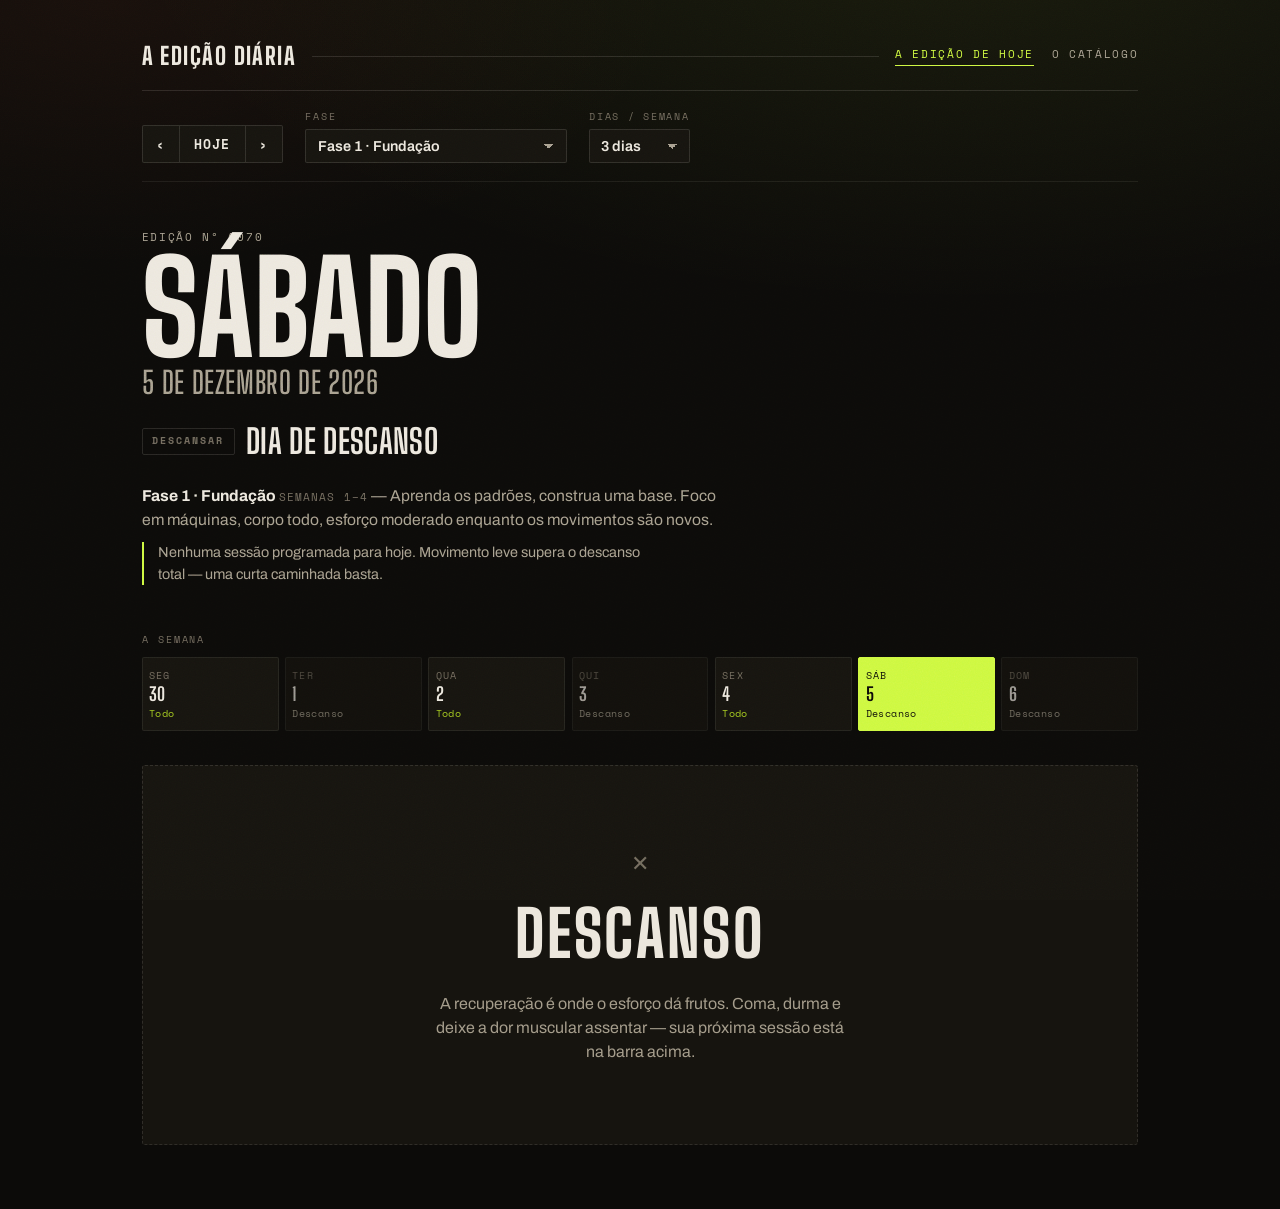
<file: index.html>
<!DOCTYPE html>
<html lang="pt-BR">
<head>
  <meta charset="UTF-8" />
  <meta name="viewport" content="width=device-width, initial-scale=1.0" />
  <title>A Edição Diária — um almanaque de treino orientado por tags</title>
  <meta name="description" content="Um almanaque de treino orientado por tags: abra-o diariamente para uma sessão de treino coerente e baseada na data." />
  <meta name="color-scheme" content="dark" />

  <link rel="preconnect" href="https://fonts.googleapis.com" />
  <link rel="preconnect" href="https://fonts.gstatic.com" crossorigin />
  <link href="https://fonts.googleapis.com/css2?family=Archivo:wght@400;500;600;700&family=Big+Shoulders+Display:wght@600;700;800;900&family=Space+Mono:wght@400;700&display=swap" rel="stylesheet" />

  <link rel="stylesheet" href="assets/styles.css" />
</head>
<body>
  <div class="grain" aria-hidden="true"></div>

  <div class="sheet">
    <header class="masthead">
      <span class="brand">A&nbsp;Edição&nbsp;Diária</span>
      <span class="brand-rule" aria-hidden="true"></span>
      <nav class="mast-nav">
        <a href="index.html" class="is-current" aria-current="page">A edição de hoje</a>
        <a href="catalog.html">O catálogo</a>
      </nav>
    </header>

    <section class="controls" aria-label="Configurações da sessão">
      <div class="ctl ctl-date" role="group" aria-label="Data">
        <button id="prevDay" type="button" aria-label="Dia anterior">‹</button>
        <button id="today" type="button">Hoje</button>
        <button id="nextDay" type="button" aria-label="Próximo dia">›</button>
      </div>
      <div class="ctl">
        <label for="phaseSelect">Fase</label>
        <select id="phaseSelect"></select>
      </div>
      <div class="ctl">
        <label for="freqSelect">Dias / semana</label>
        <select id="freqSelect"></select>
      </div>
    </section>

    <section id="hero" class="hero"></section>
    <section id="weekstrip" class="weekstrip"></section>
    <main id="program" class="program"></main>
  </div>

  <script src="assets/data.js"></script>
  <script src="assets/routines.js"></script>
  <script src="assets/engine.js"></script>
  <script src="assets/bodymap.js"></script>
  <script src="assets/app.js"></script>
</body>
</html>
</file>
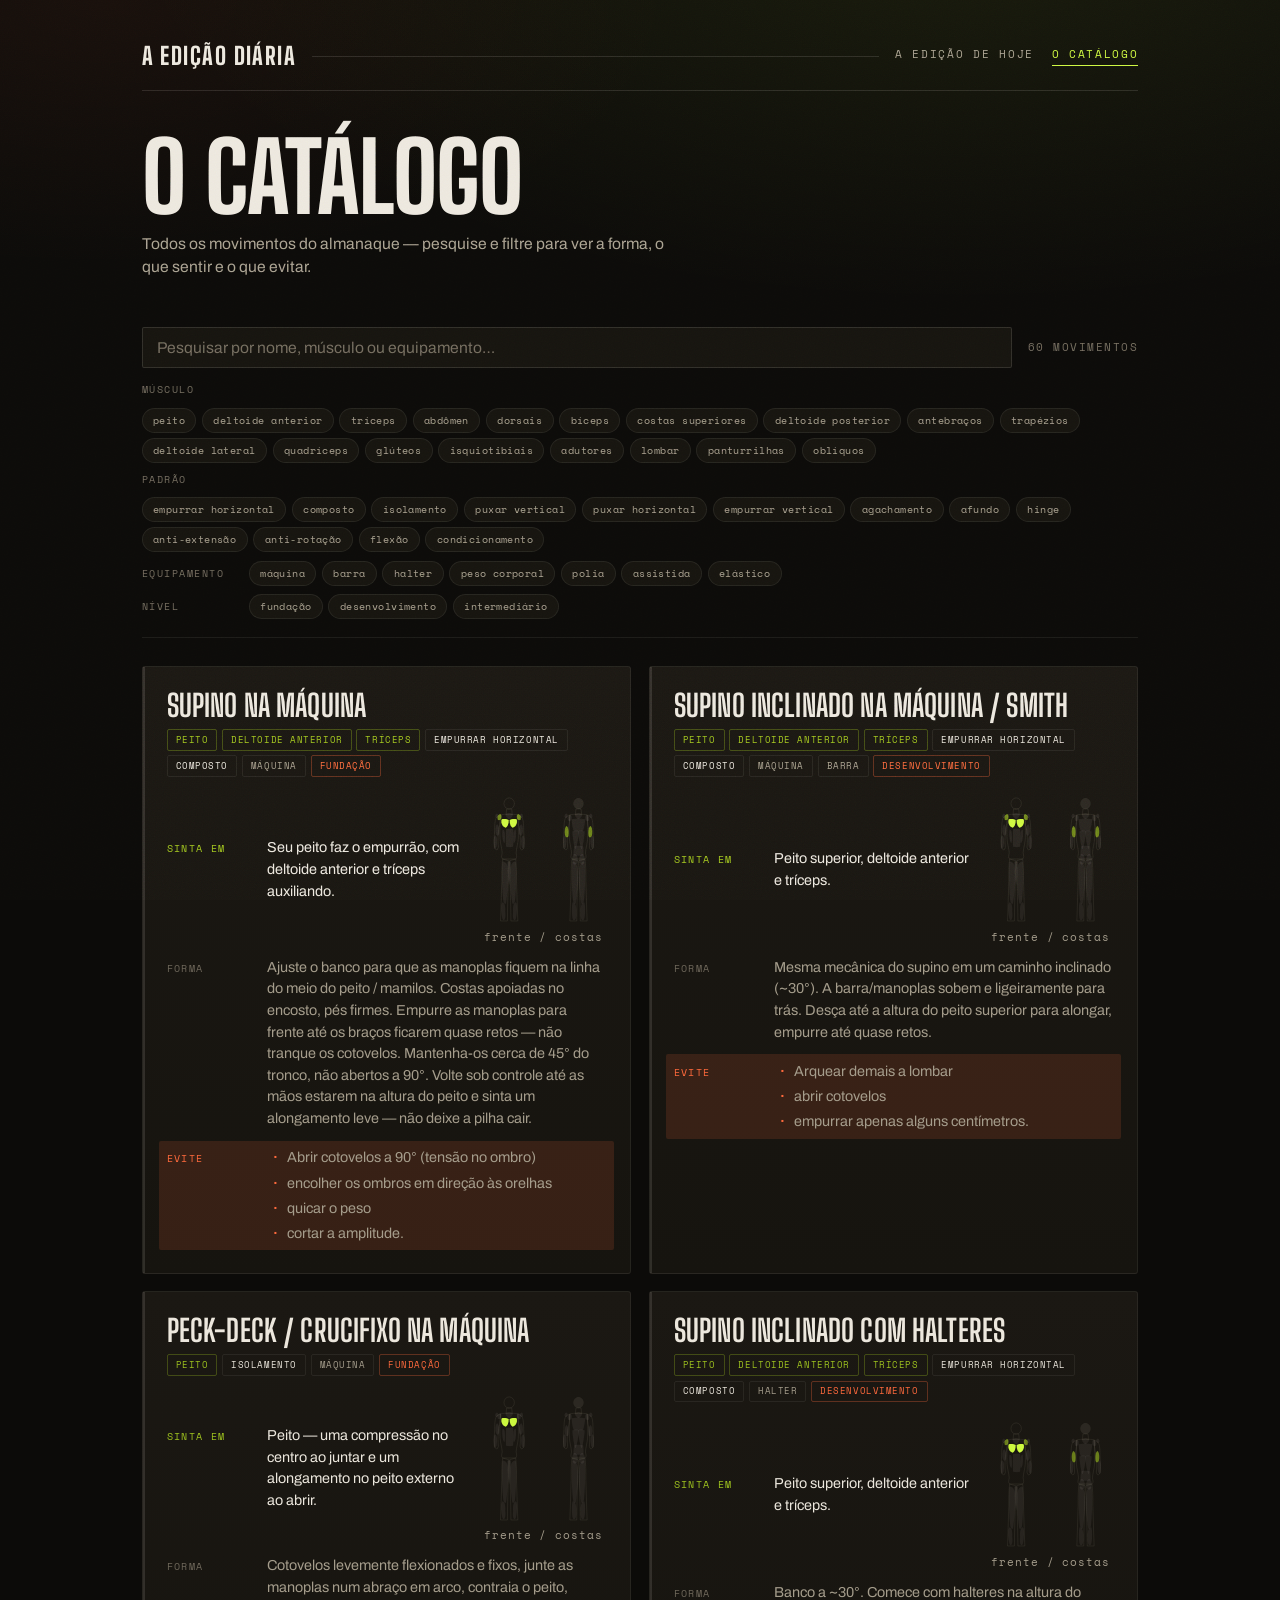
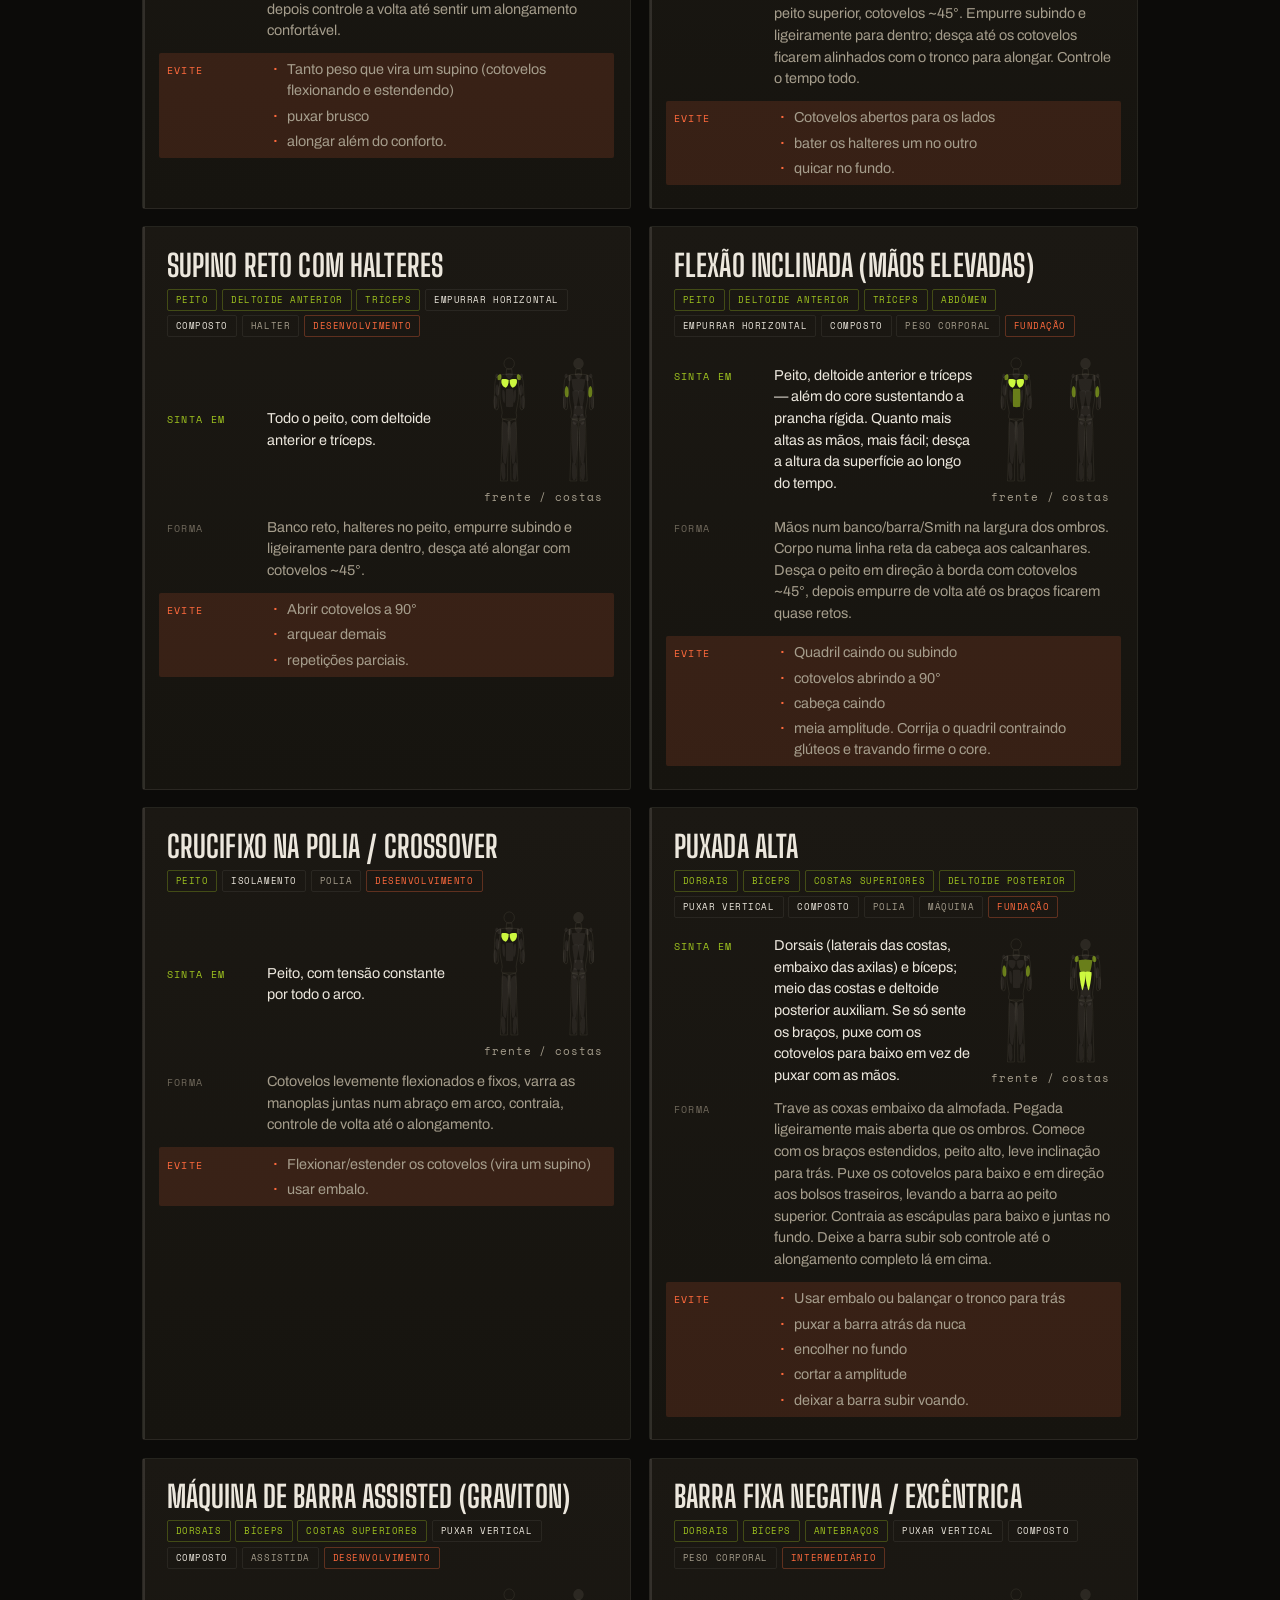
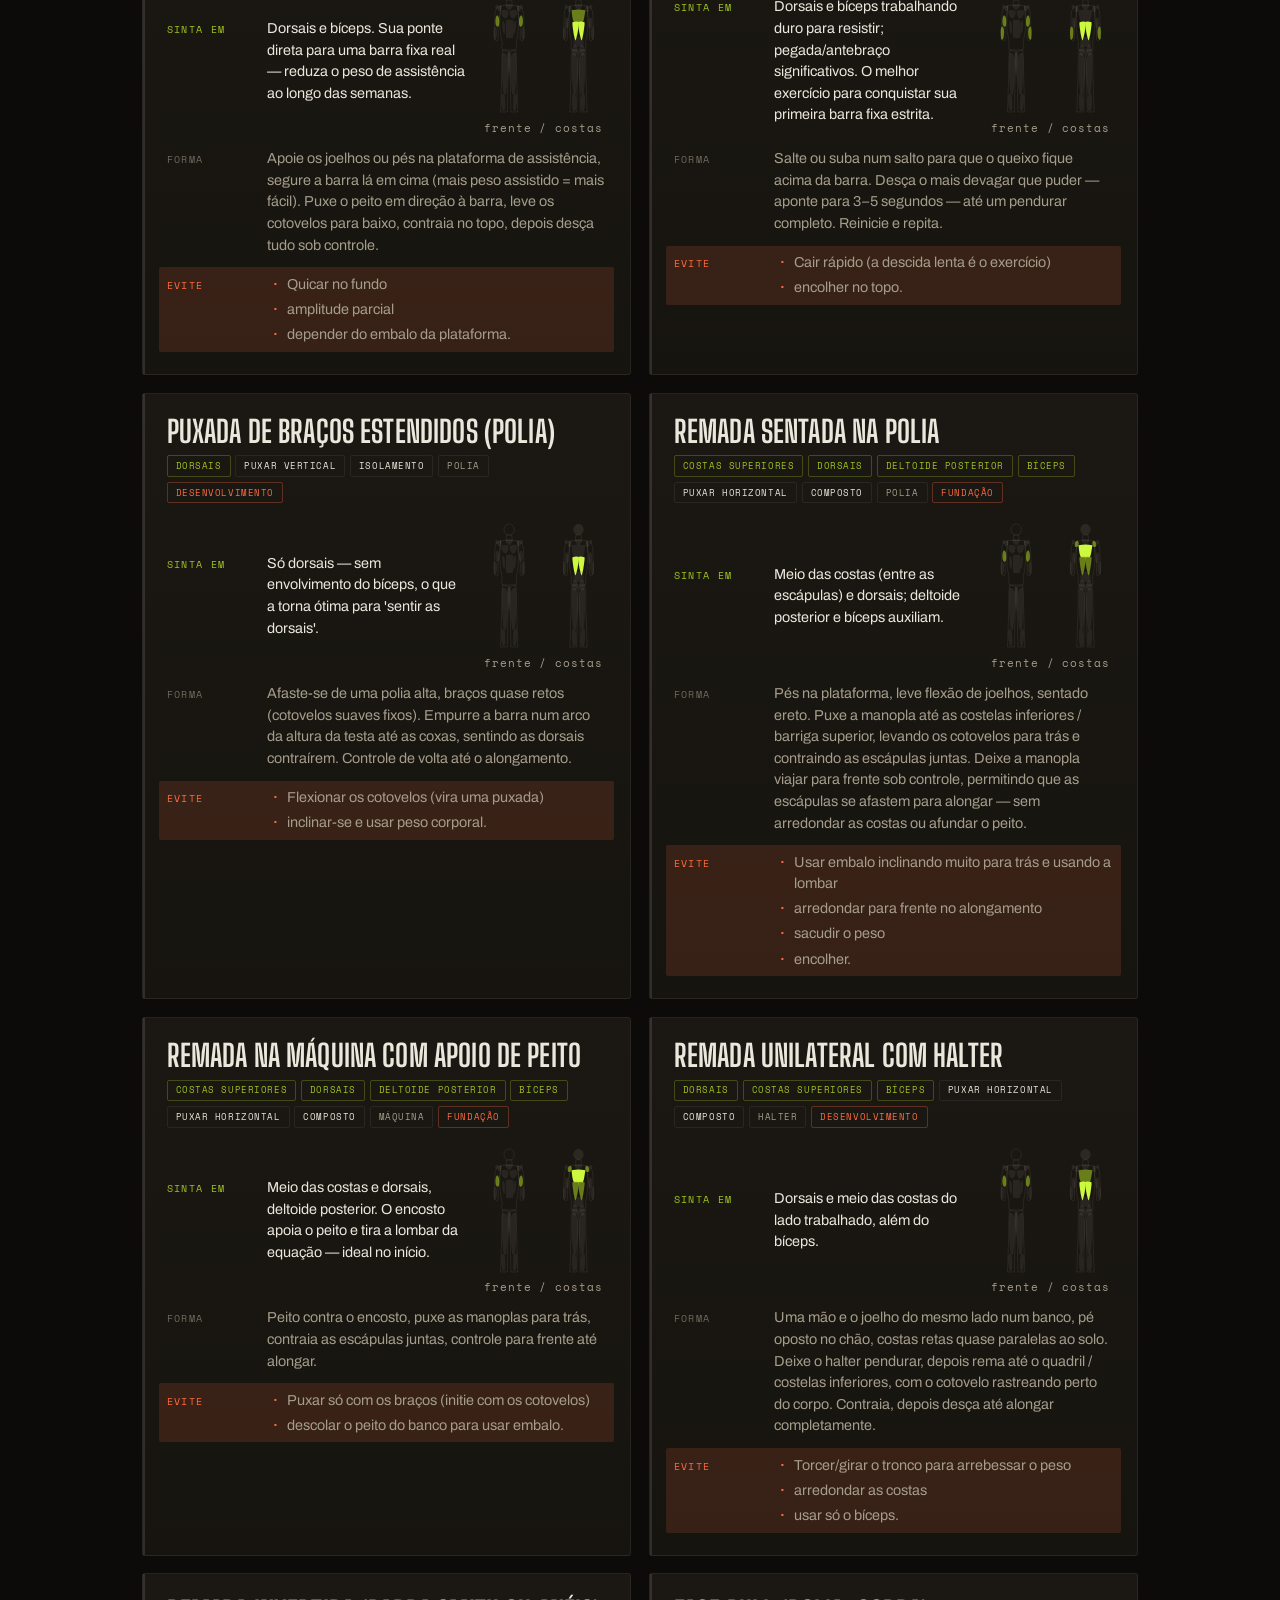
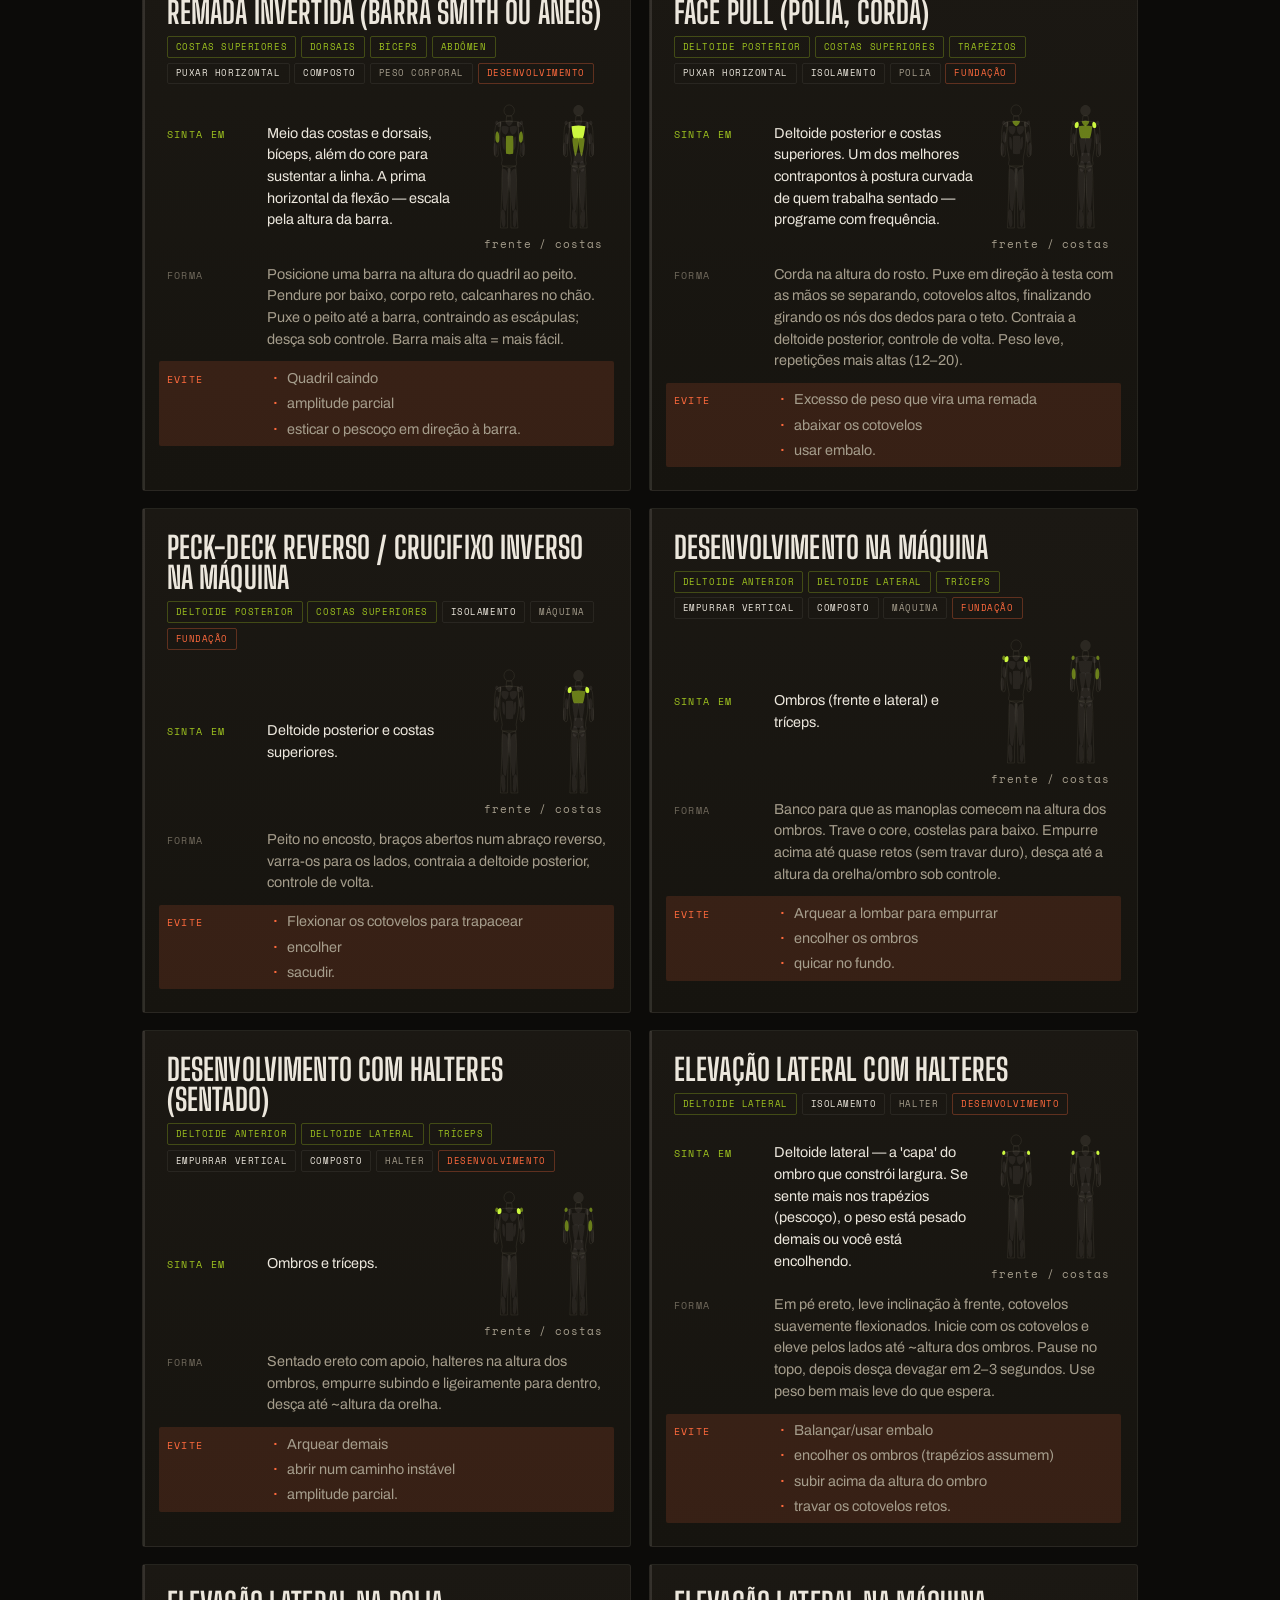
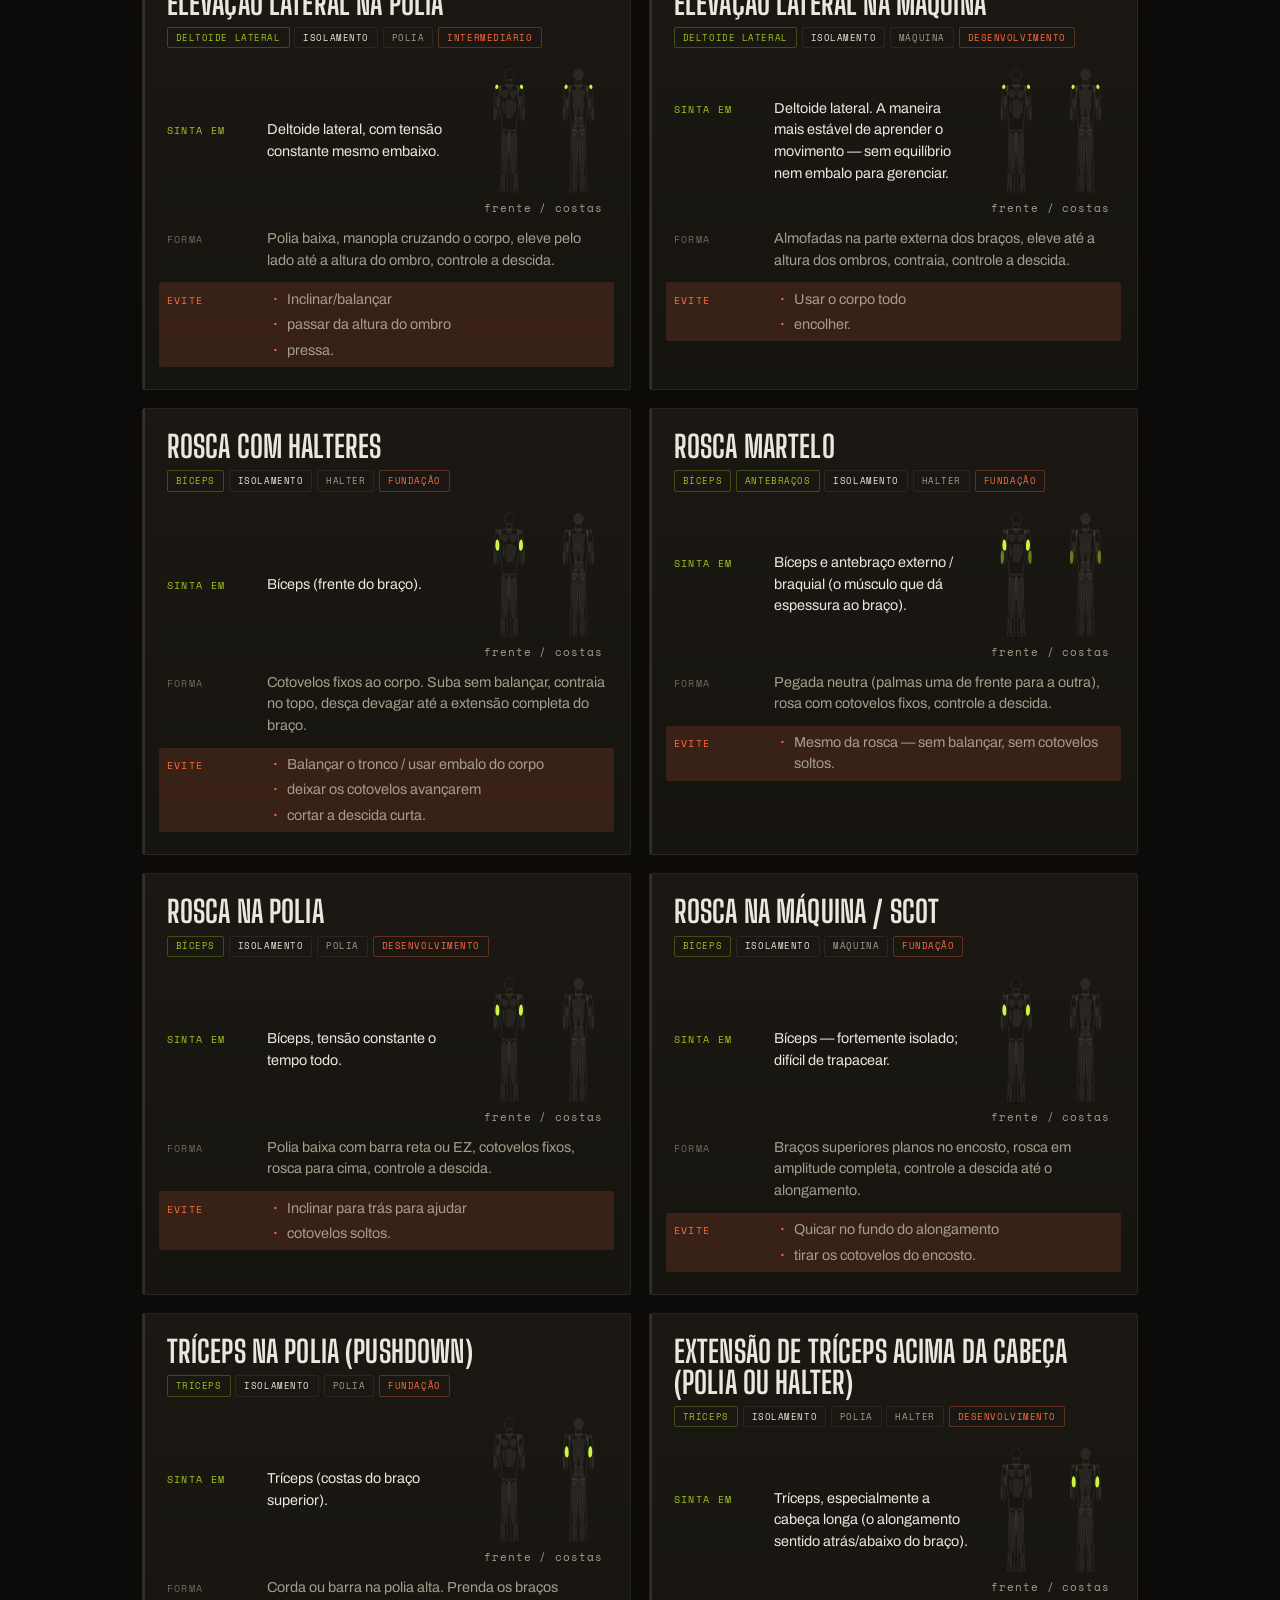
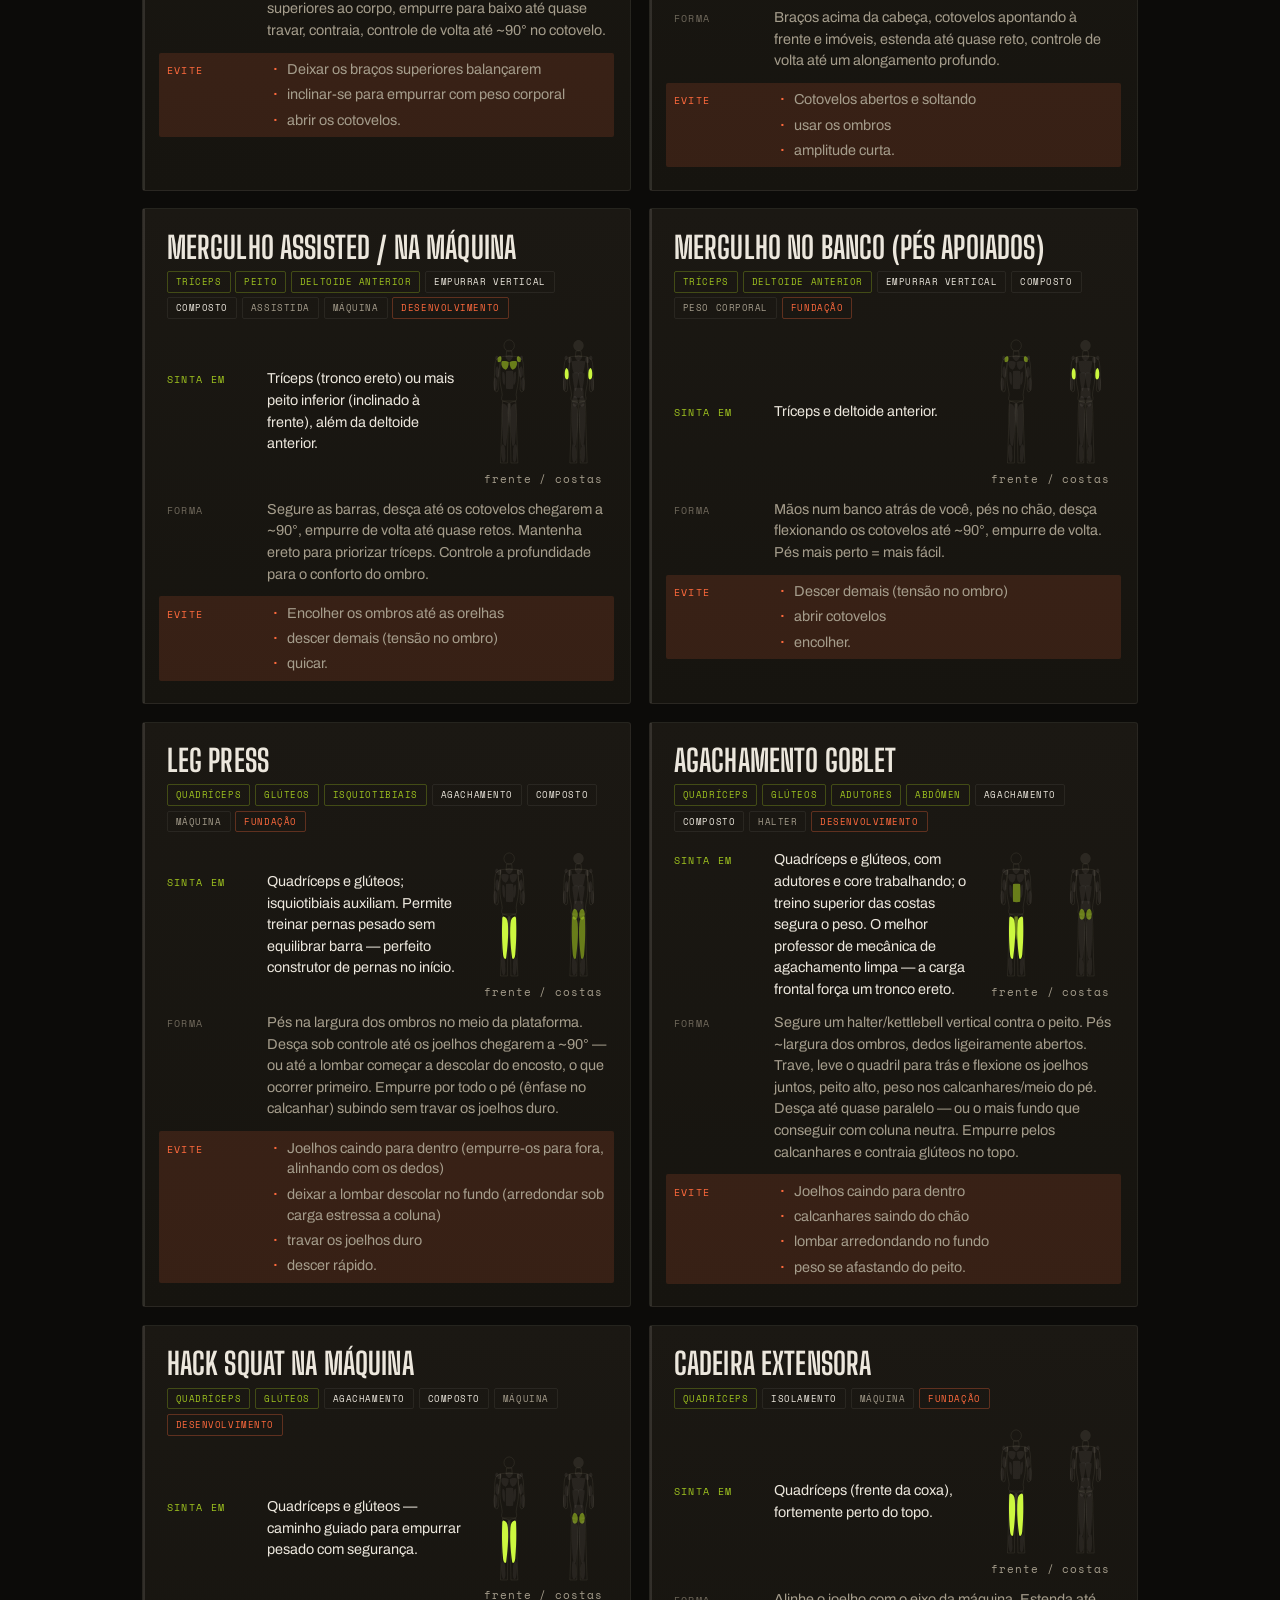
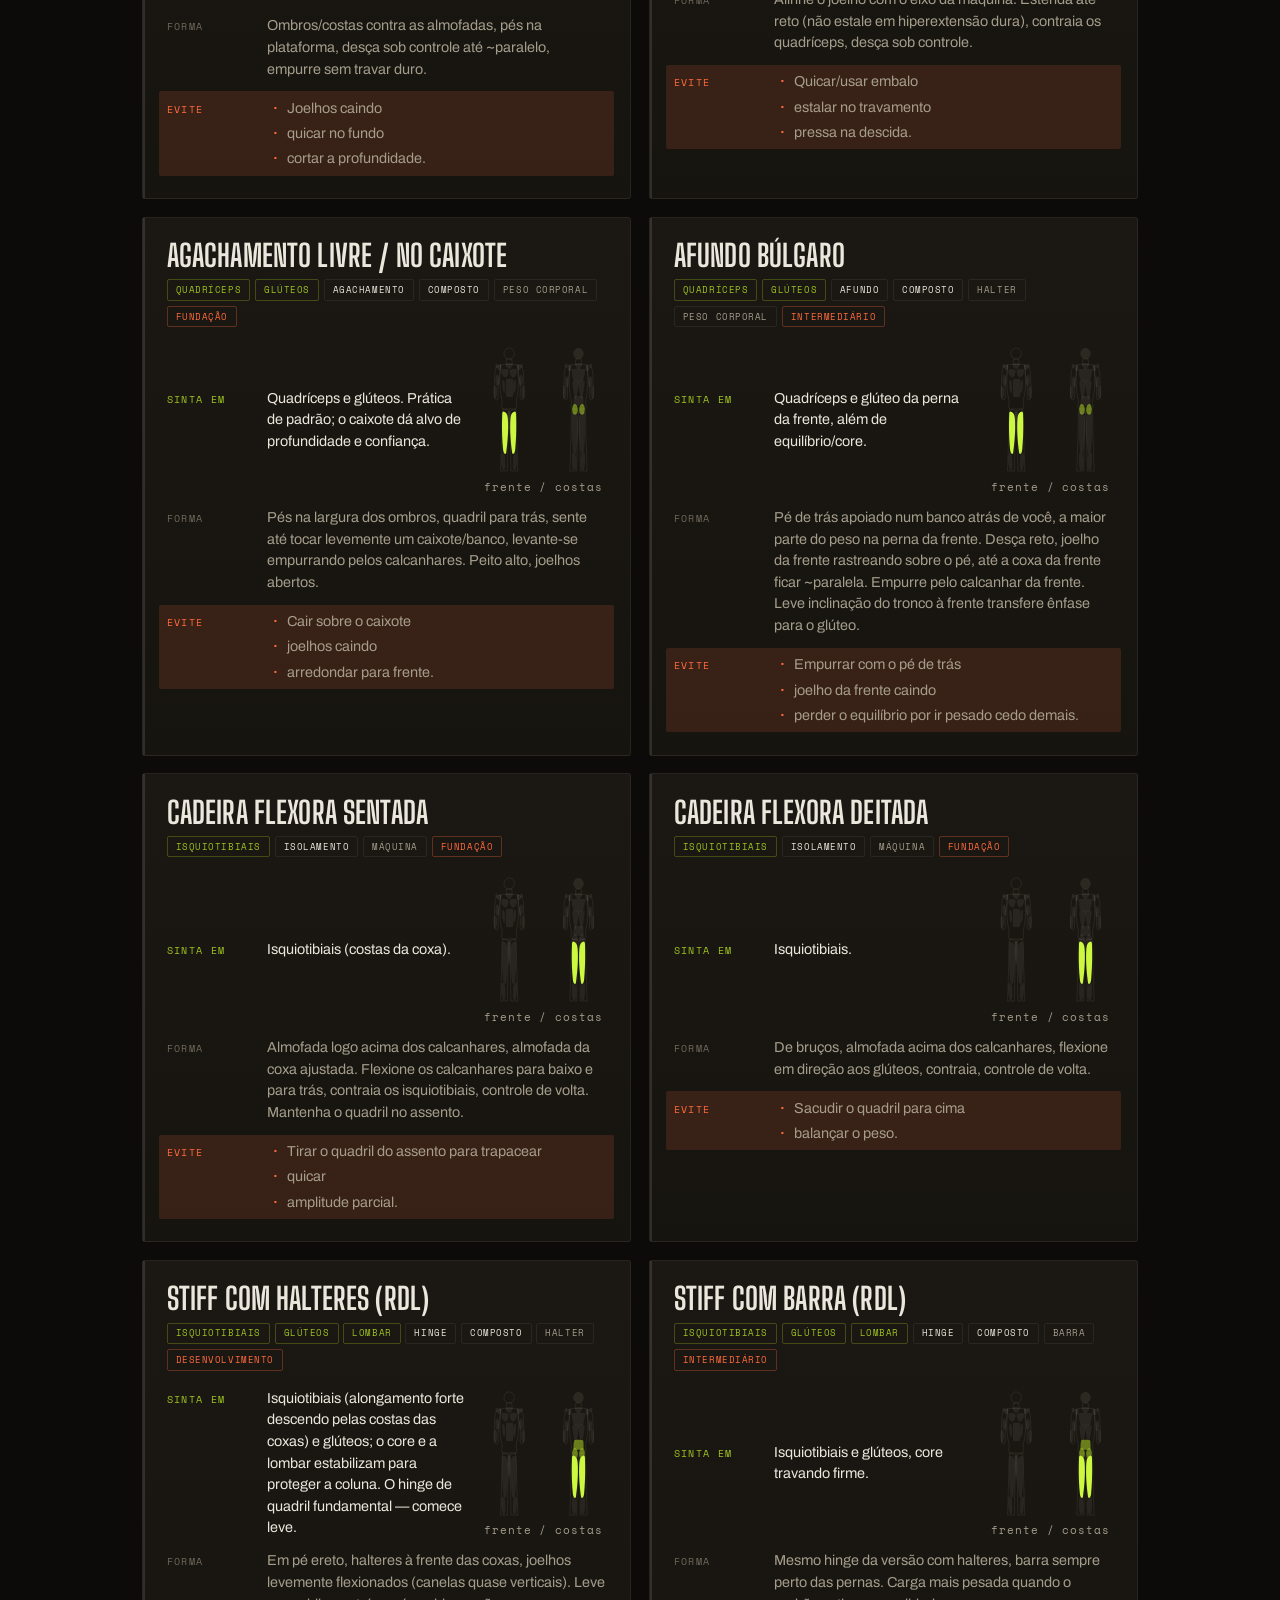
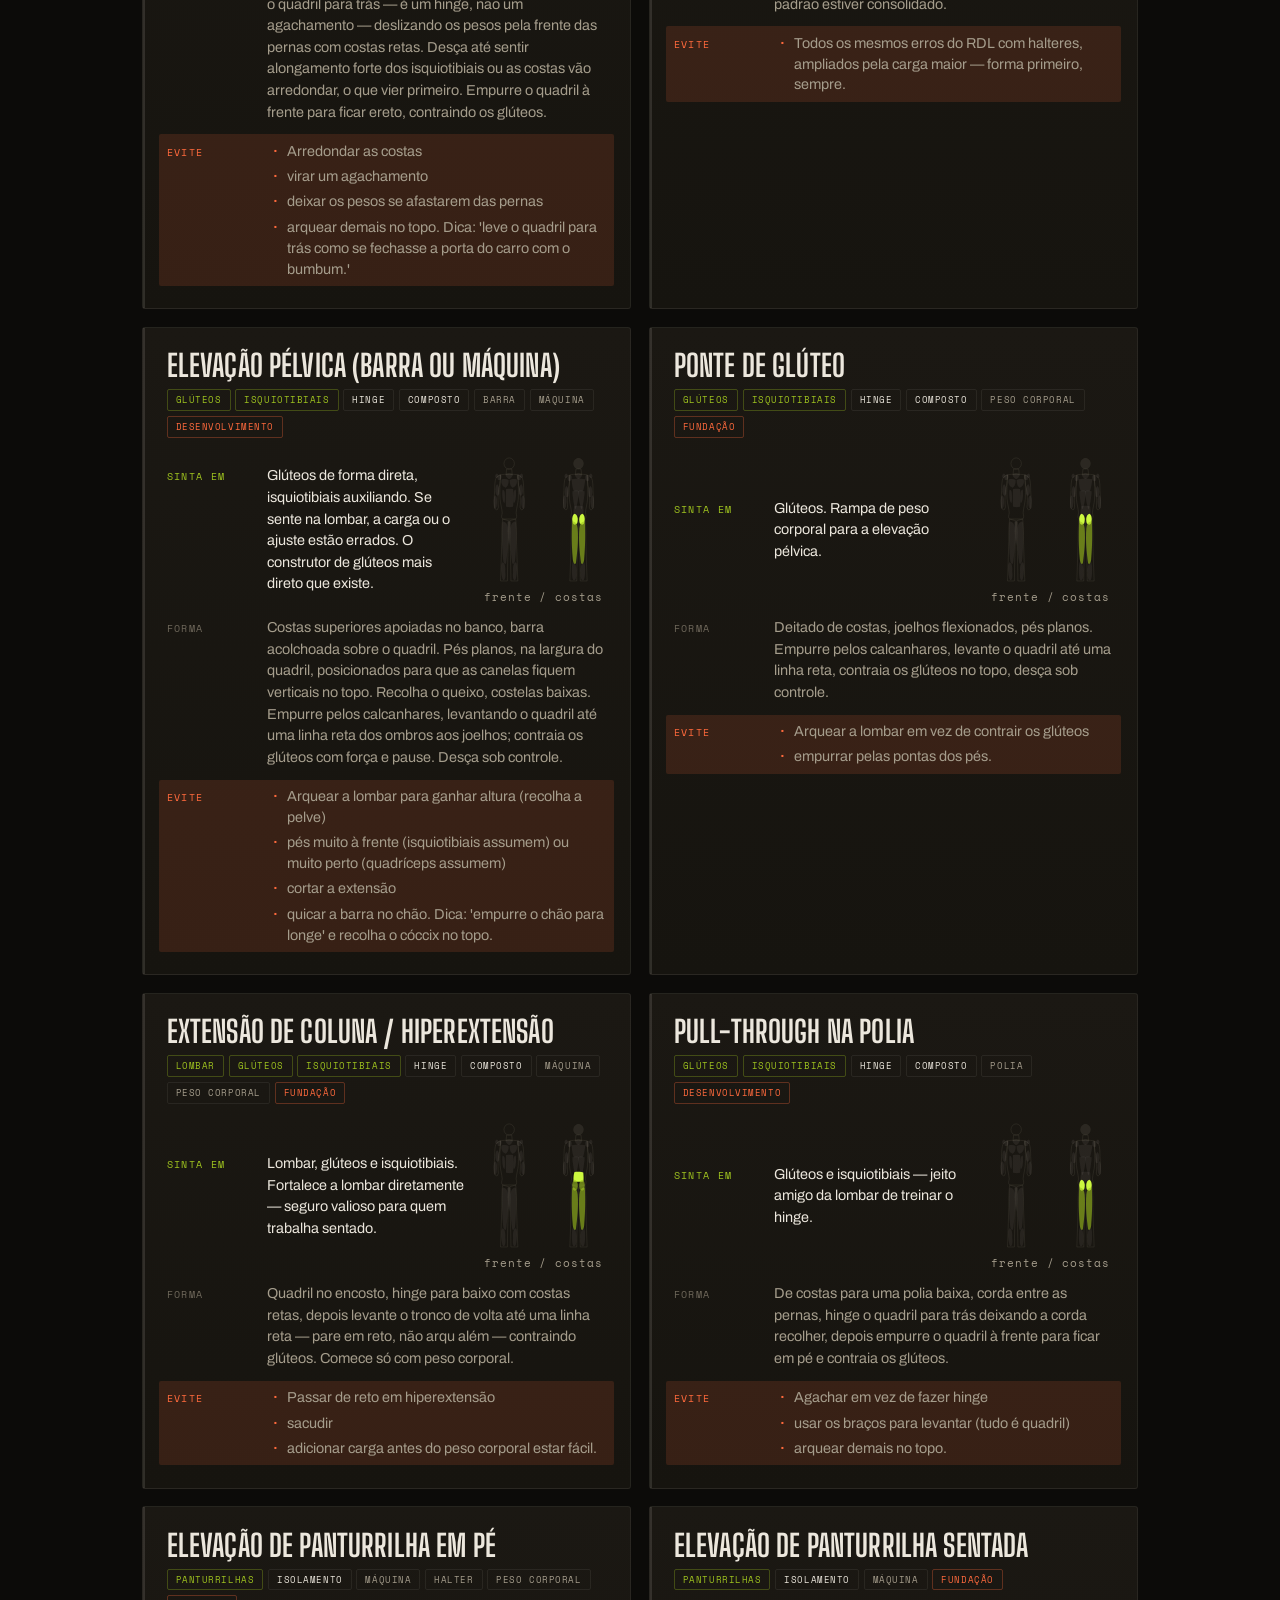
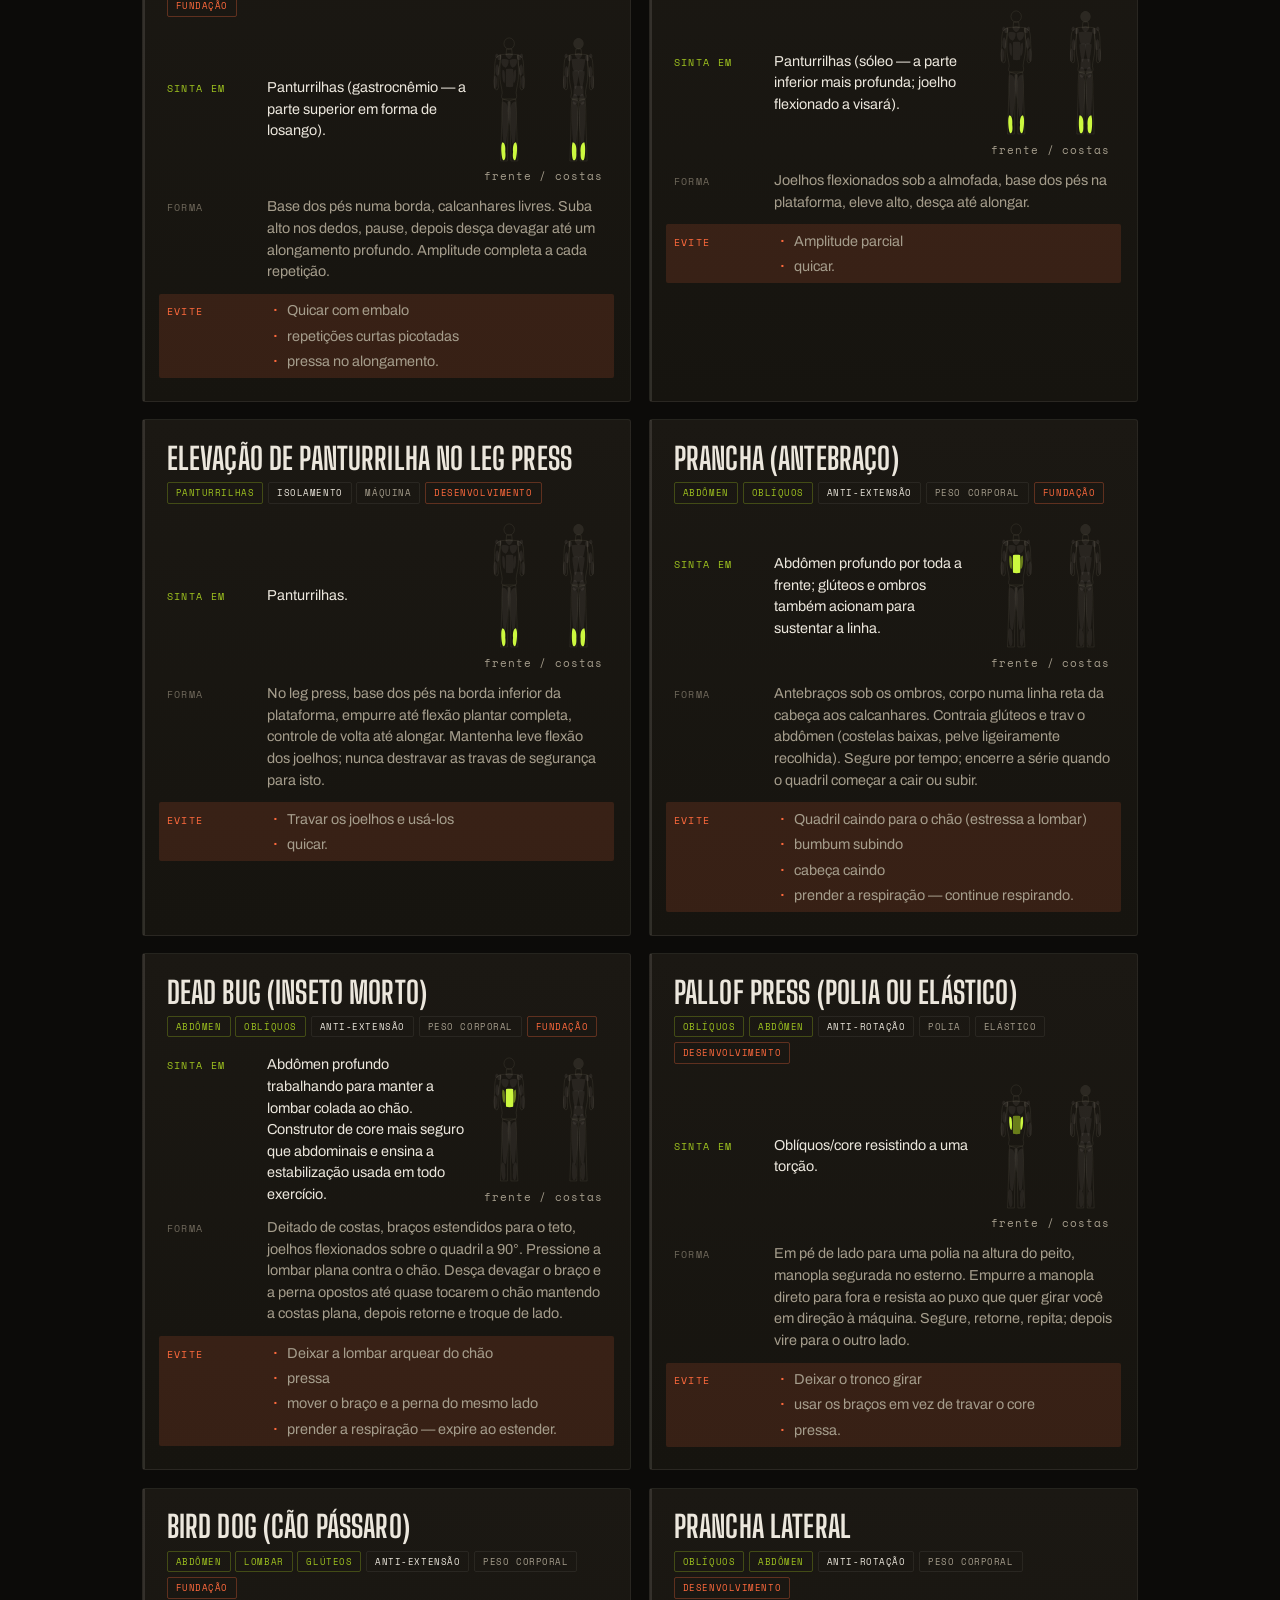
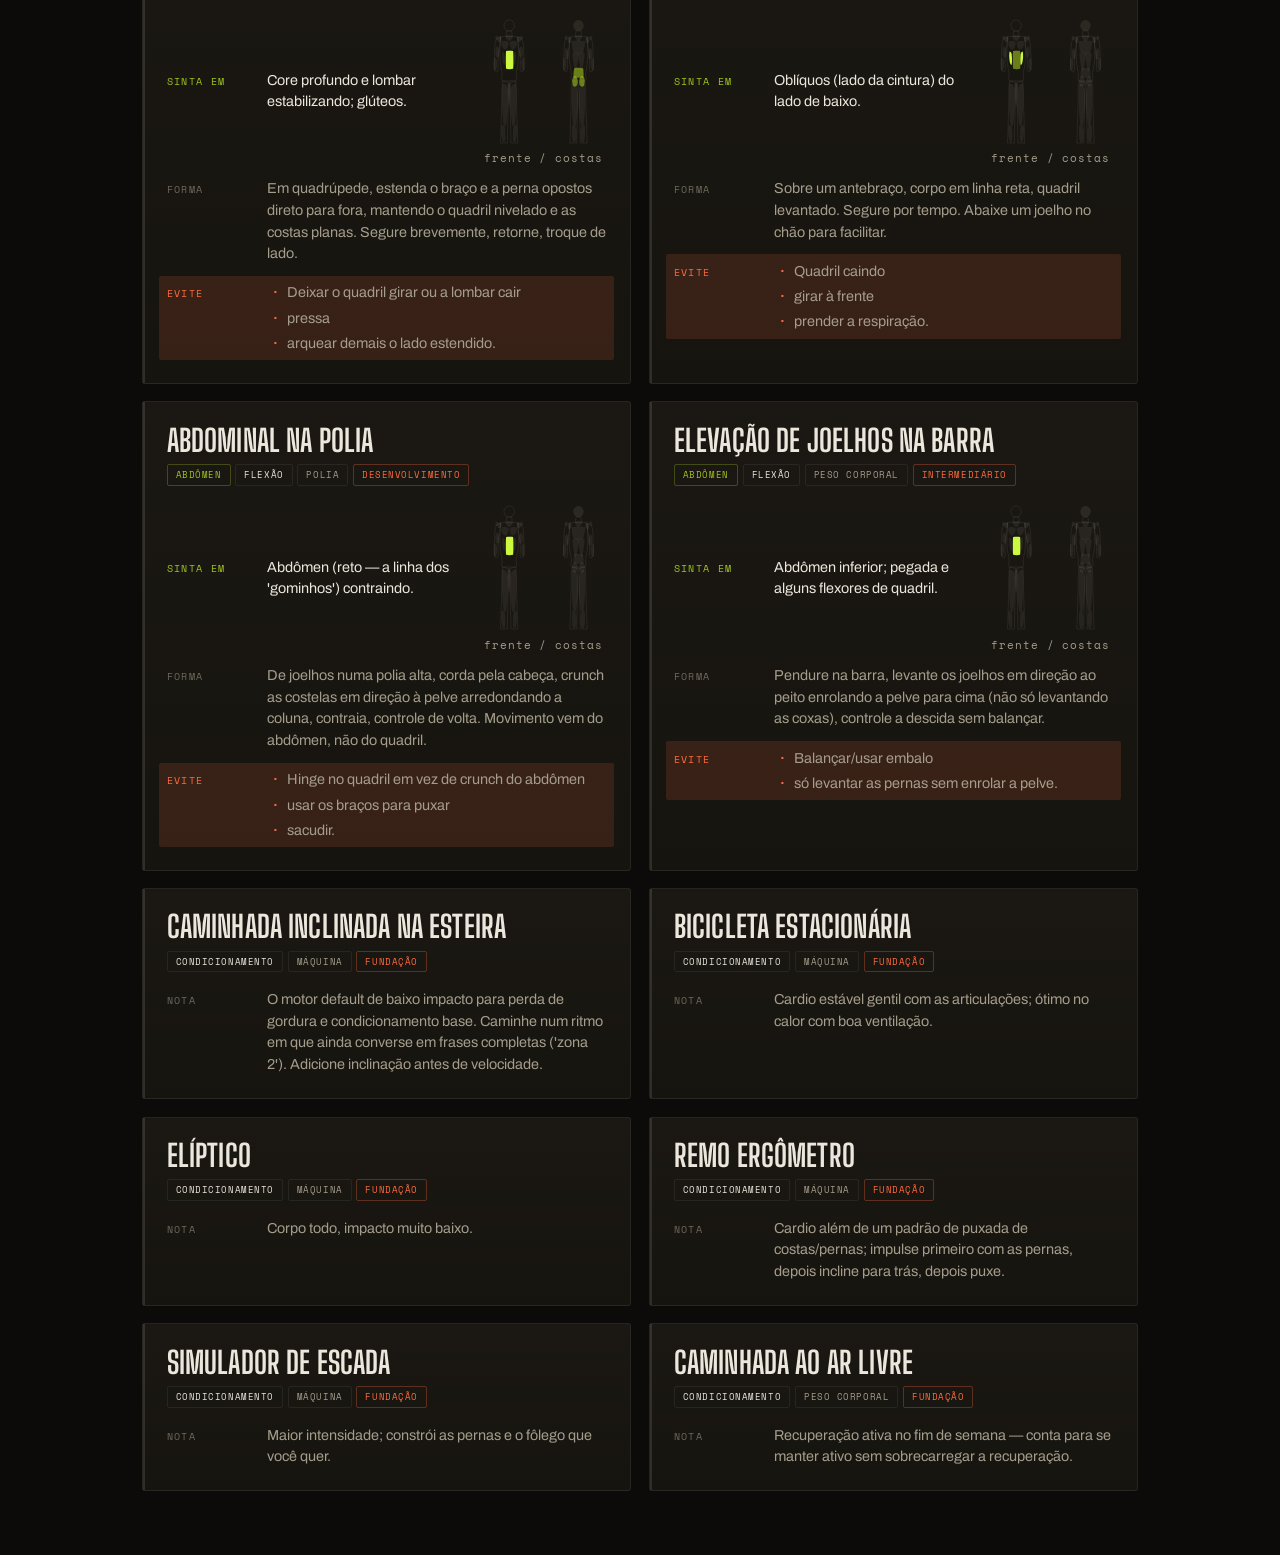
<file: catalog.html>
<!DOCTYPE html>
<html lang="pt-BR">
<head>
  <meta charset="UTF-8" />
  <meta name="viewport" content="width=device-width, initial-scale=1.0" />
  <title>O Catálogo — todos os exercícios do almanaque</title>
  <meta name="description" content="Catálogo completo de exercícios: pesquise por nome, músculo ou equipamento e veja a forma, o que sentir e o que evitar em cada movimento." />
  <meta name="color-scheme" content="dark" />

  <link rel="preconnect" href="https://fonts.googleapis.com" />
  <link rel="preconnect" href="https://fonts.gstatic.com" crossorigin />
  <link href="https://fonts.googleapis.com/css2?family=Archivo:wght@400;500;600;700&family=Big+Shoulders+Display:wght@600;700;800;900&family=Space+Mono:wght@400;700&display=swap" rel="stylesheet" />

  <link rel="stylesheet" href="assets/styles.css" />
</head>
<body>
  <div class="grain" aria-hidden="true"></div>

  <div class="sheet">
    <header class="masthead">
      <span class="brand">A&nbsp;Edição&nbsp;Diária</span>
      <span class="brand-rule" aria-hidden="true"></span>
      <nav class="mast-nav">
        <a href="index.html">A edição de hoje</a>
        <a href="catalog.html" class="is-current" aria-current="page">O catálogo</a>
      </nav>
    </header>

    <section class="cat-head">
      <h1 class="cat-title">O Catálogo</h1>
      <p class="cat-sub">Todos os movimentos do almanaque — pesquise e filtre para ver a forma, o que sentir e o que evitar.</p>
    </section>

    <section class="cat-controls" aria-label="Pesquisa e filtros">
      <div class="cat-search">
        <label for="catSearch" class="sr-only">Pesquisar exercícios</label>
        <input id="catSearch" type="search" placeholder="Pesquisar por nome, músculo ou equipamento…" autocomplete="off" />
        <span class="cat-count" id="catCount"></span>
      </div>
      <div id="catFilters" class="cat-filters"></div>
    </section>

    <main id="catGrid" class="cat-grid"></main>
    <div id="catEmpty" class="cat-empty" hidden>
      <div class="rest-mark">∅</div>
      <h2>Nada encontrado</h2>
      <p>Ajuste a pesquisa ou limpe os filtros para ver mais movimentos.</p>
    </div>
  </div>

  <script src="assets/data.js"></script>
  <script src="assets/bodymap.js"></script>
  <script src="assets/catalog.js"></script>
</body>
</html>
</file>
<file: assets/styles.css>
/* =============================================================================
   The Daily Edition — styles
   Aesthetic: a warm near-black training almanac / spec-sheet.
   Type: Big Shoulders Display (headings) · Archivo (body) · Space Mono (data).
   ========================================================================== */

:root {
  --ink:        #0c0b09;
  --ink-2:      #131210;
  --panel:      #16140f;
  --panel-2:    #1b1813;
  --line:       rgba(236, 231, 221, 0.12);
  --line-soft:  rgba(236, 231, 221, 0.07);
  --bone:       #ece7dd;
  --bone-dim:   #a59d8c;
  --bone-faint: #6f685b;
  --lime:       #ccf83f;
  --lime-deep:  #9fc31f;
  --ember:      #ff6a3d;
  --ember-soft: rgba(255, 106, 61, 0.14);

  --display: "Big Shoulders Display", "Arial Narrow", sans-serif;
  --body:    "Archivo", system-ui, sans-serif;
  --mono:    "Space Mono", "SFMono-Regular", monospace;

  --maxw: 1080px;
}

* { box-sizing: border-box; }

html { -webkit-text-size-adjust: 100%; }

body {
  margin: 0;
  background: var(--ink);
  color: var(--bone);
  font-family: var(--body);
  font-size: 16px;
  line-height: 1.5;
  -webkit-font-smoothing: antialiased;
  /* atmosphere: a faint warm pool of light up top, settling to black */
  background-image:
    radial-gradient(120% 80% at 75% -10%, rgba(204, 248, 63, 0.07), transparent 55%),
    radial-gradient(90% 60% at 8% 0%, rgba(255, 106, 61, 0.05), transparent 50%);
  background-attachment: fixed;
}

/* film-grain overlay for texture */
.grain {
  position: fixed;
  inset: 0;
  pointer-events: none;
  z-index: 9;
  opacity: 0.5;
  mix-blend-mode: overlay;
  background-image: url("data:image/svg+xml,%3Csvg xmlns='http://www.w3.org/2000/svg' width='160' height='160'%3E%3Cfilter id='n'%3E%3CfeTurbulence type='fractalNoise' baseFrequency='0.85' numOctaves='2' stitchTiles='stitch'/%3E%3C/filter%3E%3Crect width='100%25' height='100%25' filter='url(%23n)' opacity='0.6'/%3E%3C/svg%3E");
}

.sheet {
  position: relative;
  z-index: 1;
  max-width: var(--maxw);
  margin: 0 auto;
  padding: clamp(1.1rem, 3vw, 2.4rem) clamp(1.1rem, 4vw, 2.6rem) 4rem;
}

/* ---- masthead ----------------------------------------------------------- */
.masthead {
  display: flex;
  align-items: center;
  gap: 1rem;
  padding-bottom: 1rem;
  border-bottom: 1px solid var(--line);
}
.brand {
  font-family: var(--display);
  font-weight: 800;
  font-size: clamp(1.1rem, 2.4vw, 1.5rem);
  letter-spacing: 0.06em;
  text-transform: uppercase;
  white-space: nowrap;
}
.brand-rule { flex: 1; height: 1px; background: var(--line); }
.brand-sub {
  font-family: var(--mono);
  font-size: 0.66rem;
  letter-spacing: 0.18em;
  text-transform: uppercase;
  color: var(--bone-dim);
  white-space: nowrap;
}

/* masthead nav (edition ⇄ catalog) */
.mast-nav {
  display: flex;
  gap: 1.1rem;
  flex-wrap: wrap;
}
.mast-nav a {
  font-family: var(--mono);
  font-size: 0.66rem;
  letter-spacing: 0.16em;
  text-transform: uppercase;
  color: var(--bone-dim);
  text-decoration: none;
  padding-bottom: 0.15rem;
  border-bottom: 1px solid transparent;
  transition: color 0.15s ease, border-color 0.15s ease;
  white-space: nowrap;
}
.mast-nav a:hover { color: var(--bone); }
.mast-nav a.is-current { color: var(--lime); border-bottom-color: var(--lime); }

.sr-only {
  position: absolute;
  width: 1px; height: 1px;
  padding: 0; margin: -1px;
  overflow: hidden; clip: rect(0, 0, 0, 0);
  white-space: nowrap; border: 0;
}

/* ---- controls ----------------------------------------------------------- */
.controls {
  display: flex;
  flex-wrap: wrap;
  gap: 0.75rem 1.4rem;
  align-items: flex-end;
  padding: 1.1rem 0;
  border-bottom: 1px solid var(--line-soft);
}
.ctl { display: flex; flex-direction: column; gap: 0.35rem; }
.ctl label {
  font-family: var(--mono);
  font-size: 0.6rem;
  letter-spacing: 0.18em;
  text-transform: uppercase;
  color: var(--bone-faint);
}
.ctl select {
  appearance: none;
  background: var(--panel);
  color: var(--bone);
  border: 1px solid var(--line);
  border-radius: 2px;
  padding: 0.5rem 2rem 0.5rem 0.7rem;
  font-family: var(--body);
  font-size: 0.9rem;
  font-weight: 600;
  cursor: pointer;
  background-image:
    linear-gradient(45deg, transparent 50%, var(--bone-dim) 50%),
    linear-gradient(135deg, var(--bone-dim) 50%, transparent 50%);
  background-position: calc(100% - 17px) 53%, calc(100% - 12px) 53%;
  background-size: 5px 5px, 5px 5px;
  background-repeat: no-repeat;
}
.ctl select:focus-visible { outline: 2px solid var(--lime); outline-offset: 1px; }

.ctl-date { flex-direction: row; gap: 0; align-self: flex-end; }
.ctl-date button {
  background: var(--panel);
  color: var(--bone);
  border: 1px solid var(--line);
  font-family: var(--mono);
  font-size: 0.82rem;
  font-weight: 700;
  letter-spacing: 0.08em;
  text-transform: uppercase;
  padding: 0.5rem 0.9rem;
  cursor: pointer;
  transition: background 0.15s ease, color 0.15s ease;
}
.ctl-date button:first-child { border-radius: 2px 0 0 2px; padding-inline: 0.85rem; }
.ctl-date button:last-child { border-radius: 0 2px 2px 0; padding-inline: 0.85rem; }
.ctl-date button + button { border-left: none; }
.ctl-date button:hover { background: var(--lime); color: var(--ink); border-color: var(--lime); }
.ctl-date button:focus-visible { outline: 2px solid var(--lime); outline-offset: 1px; }

/* ---- hero / edition ----------------------------------------------------- */
.hero { padding: clamp(1.6rem, 5vw, 3rem) 0 1.4rem; }
.hero-meta {
  display: flex;
  justify-content: space-between;
  flex-wrap: wrap;
  gap: 0.5rem;
  font-family: var(--mono);
  font-size: 0.66rem;
  letter-spacing: 0.16em;
  text-transform: uppercase;
  color: var(--bone-dim);
}


.hero-date {
  margin: 0.5rem 0 0;
  font-family: var(--display);
  font-weight: 800;
  line-height: 0.86;
  text-transform: uppercase;
  letter-spacing: -0.01em;
}
.hero-date .weekday {
  display: block;
  font-size: clamp(3.2rem, 13vw, 8rem);
  color: var(--bone);
}
.hero-date .date-full {
  display: block;
  font-size: clamp(1.1rem, 3.2vw, 1.9rem);
  font-weight: 600;
  letter-spacing: 0.02em;
  color: var(--bone-dim);
  margin-top: 0.35rem;
}

.hero-session {
  display: flex;
  align-items: center;
  gap: 0.7rem;
  flex-wrap: wrap;
  margin-top: 1.3rem;
}
.session-name {
  font-family: var(--display);
  font-weight: 700;
  font-size: clamp(1.4rem, 4vw, 2.1rem);
  text-transform: uppercase;
  letter-spacing: 0.01em;
}
.kind-chip {
  font-family: var(--mono);
  font-size: 0.62rem;
  font-weight: 700;
  letter-spacing: 0.2em;
  text-transform: uppercase;
  padding: 0.32rem 0.6rem;
  border-radius: 2px;
  color: var(--ink);
  background: var(--lime);
}
.kind-chip.kind-cardio { background: var(--bone); }
.kind-chip.kind-recovery { background: var(--bone-dim); }
.kind-chip.kind-rest { background: transparent; color: var(--bone-faint); border: 1px solid var(--line); }

.hero-blurb {
  margin: 1.1rem 0 0;
  max-width: 64ch;
  color: var(--bone-dim);
  font-size: 0.98rem;
}
.hero-blurb b { color: var(--bone); font-weight: 700; }
.hero-blurb .weeks {
  font-family: var(--mono);
  font-size: 0.7rem;
  letter-spacing: 0.1em;
  text-transform: uppercase;
  color: var(--bone-faint);
}
.hero-effort {
  margin: 0.7rem 0 0;
  max-width: 64ch;
  font-size: 0.9rem;
  color: var(--bone-dim);
  padding-left: 0.9rem;
  border-left: 2px solid var(--lime);
}
.hero-effort b { color: var(--lime); font-weight: 700; }

/* ---- week strip --------------------------------------------------------- */
.weekstrip { margin: 1.6rem 0 0.4rem; }
.week-head {
  font-family: var(--mono);
  font-size: 0.62rem;
  letter-spacing: 0.2em;
  text-transform: uppercase;
  color: var(--bone-faint);
  margin-bottom: 0.55rem;
}
.week-grid {
  display: grid;
  grid-template-columns: repeat(7, 1fr);
  gap: 0.4rem;
}
.week-cell {
  display: flex;
  flex-direction: column;
  gap: 0.18rem;
  padding: 0.6rem 0.4rem;
  background: var(--panel);
  border: 1px solid var(--line-soft);
  border-radius: 2px;
  cursor: pointer;
  text-align: left;
  color: var(--bone-dim);
  transition: border-color 0.15s ease, transform 0.15s ease, background 0.15s ease;
}
.week-cell:hover { border-color: var(--line); transform: translateY(-2px); }
.week-cell:focus-visible { outline: 2px solid var(--lime); outline-offset: 1px; }
.week-dow {
  font-family: var(--mono);
  font-size: 0.6rem;
  letter-spacing: 0.12em;
  text-transform: uppercase;
  color: var(--bone-faint);
}
.week-num {
  font-family: var(--display);
  font-weight: 700;
  font-size: 1.15rem;
  line-height: 1;
  color: var(--bone);
}
.week-label {
  font-family: var(--mono);
  font-size: 0.62rem;
  letter-spacing: 0.04em;
}
.week-cell.kind-rest { opacity: 0.62; }
.week-cell.kind-lift .week-label { color: var(--lime-deep); }
.week-cell.is-today {
  background: var(--lime);
  border-color: var(--lime);
}
.week-cell.is-today .week-dow,
.week-cell.is-today .week-num,
.week-cell.is-today .week-label { color: var(--ink); }
.week-cell.is-today { opacity: 1; }

/* ---- program / exercise cards ------------------------------------------- */
.program {
  display: grid;
  gap: 1.1rem;
  margin-top: 2.1rem;
}

.ex-card {
  position: relative;
  display: grid;
  grid-template-columns: auto 1fr auto;
  gap: 0 1.5rem;
  padding: 1.5rem 1.6rem;
  background: linear-gradient(180deg, var(--panel-2), var(--panel));
  border: 1px solid var(--line-soft);
  border-radius: 3px;
  /* staggered entrance */
  opacity: 0;
  transform: translateY(10px);
  animation: rise 0.5s cubic-bezier(0.2, 0.7, 0.2, 1) forwards;
}
.program .ex-card:nth-child(1) { animation-delay: 0.02s; }
.program .ex-card:nth-child(2) { animation-delay: 0.06s; }
.program .ex-card:nth-child(3) { animation-delay: 0.10s; }
.program .ex-card:nth-child(4) { animation-delay: 0.14s; }
.program .ex-card:nth-child(5) { animation-delay: 0.18s; }
.program .ex-card:nth-child(6) { animation-delay: 0.22s; }
.program .ex-card:nth-child(7) { animation-delay: 0.26s; }
@keyframes rise { to { opacity: 1; transform: none; } }
@media (prefers-reduced-motion: reduce) {
  .ex-card { animation: none; opacity: 1; transform: none; }
}

.ex-card::before {
  content: "";
  position: absolute;
  left: 0; top: 0; bottom: 0;
  width: 2px;
  background: var(--line);
  transition: background 0.2s ease;
}
.ex-card:hover { border-color: var(--line); }
.ex-card:hover::before { background: var(--lime); }

.ex-index {
  font-family: var(--display);
  font-weight: 800;
  font-size: clamp(1.8rem, 5vw, 2.6rem);
  line-height: 0.9;
  color: var(--bone-faint);
  font-variant-numeric: tabular-nums;
}
.ex-card:hover .ex-index { color: var(--lime); }

.ex-slot {
  font-family: var(--mono);
  font-size: 0.62rem;
  letter-spacing: 0.16em;
  text-transform: uppercase;
  color: var(--bone-faint);
}
.ex-name {
  font-family: var(--display);
  font-weight: 700;
  font-size: clamp(1.4rem, 3.6vw, 1.9rem);
  line-height: 1;
  margin: 0.25rem 0 0.55rem;
  text-transform: uppercase;
  letter-spacing: 0.005em;
}

.ex-cues {
  margin-top: 1.05rem;
  display: grid;
  gap: 0.7rem;
}
.cue { display: grid; grid-template-columns: 5.4rem 1fr; gap: 0.85rem; align-items: baseline; }
.cue-label {
  font-family: var(--mono);
  font-size: 0.6rem;
  letter-spacing: 0.14em;
  text-transform: uppercase;
  color: var(--bone-faint);
  padding-top: 0.12rem;
}
.cue p { margin: 0; font-size: 0.9rem; color: var(--bone-dim); }
.cue-feel .cue-label { color: var(--lime-deep); }
.cue-feel p { color: var(--bone); }
.cue-avoid .cue-label { color: var(--ember); }
.cue-avoid .cue-list { color: var(--bone-dim); }
.cue-avoid { background: var(--ember-soft); margin: 0 -0.5rem; padding: 0.4rem 0.5rem; border-radius: 2px; }
.cue-list { margin: 0; padding-left: 1.1rem; list-style: none; }
.cue-list li { font-size: 0.9rem; line-height: 1.45; position: relative; padding-left: 0.15rem; }
.cue-list li + li { margin-top: 0.28rem; }
.cue-list li::before { content: "·"; position: absolute; left: -0.7rem; color: var(--ember); font-weight: 700; }

/* ---- muscle map (Feel it in) -------------------------------------------- */
.cue-feel-row { display: flex; gap: 0.9rem; align-items: center; }
.cue-feel-row > p { flex: 1 1 auto; min-width: 0; }
.ex-figure { margin: 0; flex: 0 0 auto; display: grid; gap: 0.3rem; justify-items: center; }
.bm-caption { font-family: var(--mono); font-size: 0.7rem; letter-spacing: 0.08em; text-transform: lowercase; color: var(--bone-dim); }
.bodymap { display: block; width: auto; height: 130px; }
.bm-outline { fill: none; stroke: var(--bone-faint); stroke-width: 1; opacity: 0.45; }
.bm-hair { fill: var(--bone-faint); opacity: 0.22; }
.bm-region { fill: var(--line-soft); }
.bm-region[data-active="primary"] { fill: var(--lime); }
.bm-region[data-active="assist"]  { fill: var(--lime-deep); opacity: 0.6; }

.ex-dose {
  align-self: start;
  text-align: right;
  border-left: 1px solid var(--line-soft);
  padding-left: 1.3rem;
}
.dose-fig {
  font-family: var(--display);
  font-weight: 700;
  font-size: clamp(1.1rem, 2.6vw, 1.5rem);
  line-height: 1;
  letter-spacing: 0.01em;
  color: var(--bone);
  white-space: nowrap;
}

.ex-card.empty .ex-name { color: var(--bone-faint); }

/* ---- rest panel --------------------------------------------------------- */
.rest-panel {
  text-align: center;
  padding: clamp(2.5rem, 9vw, 5rem) 1.5rem;
  border: 1px dashed var(--line);
  border-radius: 3px;
  background: var(--panel);
}
.rest-mark { font-family: var(--mono); color: var(--bone-faint); font-size: 1.4rem; }
.rest-panel h2 {
  font-family: var(--display);
  font-weight: 800;
  font-size: clamp(2.4rem, 9vw, 4rem);
  text-transform: uppercase;
  margin: 0.4rem 0 0.6rem;
  letter-spacing: 0.04em;
}
.rest-panel p { max-width: 46ch; margin: 0 auto; color: var(--bone-dim); }

/* ---- colophon ----------------------------------------------------------- */
.colophon {
  margin-top: 2.6rem;
  padding-top: 1.2rem;
  border-top: 1px solid var(--line);
  display: grid;
  gap: 0.4rem;
  font-family: var(--mono);
  font-size: 0.66rem;
  letter-spacing: 0.04em;
  color: var(--bone-faint);
}
.colophon-note { color: var(--bone-faint); opacity: 0.8; }

/* ---- catalog: head, controls, cards ------------------------------------- */
.cat-head { padding: clamp(1.6rem, 5vw, 2.8rem) 0 0.4rem; }
.cat-title {
  margin: 0;
  font-family: var(--display);
  font-weight: 800;
  font-size: clamp(2.8rem, 11vw, 6rem);
  line-height: 0.86;
  text-transform: uppercase;
  letter-spacing: -0.01em;
}
.cat-sub {
  margin: 0.8rem 0 0;
  max-width: 60ch;
  color: var(--bone-dim);
  font-size: 0.98rem;
}

.cat-controls {
  margin-top: 1.6rem;
  padding: 1rem 0 1.1rem;
  background: var(--ink);
  border-bottom: 1px solid var(--line-soft);
}
.cat-search { display: flex; align-items: center; gap: 1rem; flex-wrap: wrap; }
.cat-search input {
  flex: 1 1 320px;
  background: var(--panel);
  color: var(--bone);
  border: 1px solid var(--line);
  border-radius: 2px;
  padding: 0.7rem 0.9rem;
  font-family: var(--body);
  font-size: 0.98rem;
}
.cat-search input::placeholder { color: var(--bone-faint); }
.cat-search input:focus-visible { outline: 2px solid var(--lime); outline-offset: 1px; }
.cat-count {
  font-family: var(--mono);
  font-size: 0.68rem;
  letter-spacing: 0.14em;
  text-transform: uppercase;
  color: var(--bone-faint);
  white-space: nowrap;
}

.cat-filters { margin-top: 0.9rem; display: grid; gap: 0.55rem; }
.filter-group { display: flex; gap: 0.7rem; align-items: baseline; flex-wrap: wrap; }
.filter-title {
  font-family: var(--mono);
  font-size: 0.6rem;
  letter-spacing: 0.16em;
  text-transform: uppercase;
  color: var(--bone-faint);
  flex: 0 0 6rem;
}
.filter-chips { display: flex; flex-wrap: wrap; gap: 0.35rem; flex: 1 1 auto; }
.filter-chip {
  background: var(--panel);
  color: var(--bone-dim);
  border: 1px solid var(--line-soft);
  border-radius: 999px;
  padding: 0.24rem 0.65rem;
  font-family: var(--mono);
  font-size: 0.64rem;
  letter-spacing: 0.04em;
  cursor: pointer;
  transition: color 0.15s ease, background 0.15s ease, border-color 0.15s ease;
}
.filter-chip:hover { color: var(--bone); border-color: var(--line); }
.filter-chip:focus-visible { outline: 2px solid var(--lime); outline-offset: 1px; }
.filter-chip.is-on { background: var(--lime); color: var(--ink); border-color: var(--lime); font-weight: 700; }
.filter-clear {
  justify-self: start;
  margin-top: 0.2rem;
  background: transparent;
  color: var(--ember);
  border: 1px solid var(--line-soft);
  border-radius: 2px;
  padding: 0.3rem 0.7rem;
  font-family: var(--mono);
  font-size: 0.62rem;
  letter-spacing: 0.1em;
  text-transform: uppercase;
  cursor: pointer;
}
.filter-clear:hover { border-color: var(--ember); }

.cat-grid {
  display: grid;
  grid-template-columns: repeat(auto-fill, minmax(340px, 1fr));
  gap: 1.1rem;
  margin-top: 1.8rem;
}
.cat-card {
  grid-template-columns: 1fr;
  gap: 0;
  padding: 1.4rem 1.5rem;
}
.cat-card .ex-name { margin-top: 0; }

.tag-row { display: flex; flex-wrap: wrap; gap: 0.3rem; margin: 0.2rem 0 0.2rem; }
.tag {
  font-family: var(--mono);
  font-size: 0.58rem;
  letter-spacing: 0.06em;
  text-transform: uppercase;
  padding: 0.18rem 0.5rem;
  border-radius: 2px;
  border: 1px solid var(--line-soft);
  color: var(--bone-dim);
}
.tag-muscle { color: var(--lime-deep); border-color: rgba(159, 195, 31, 0.3); }
.tag-pattern { color: var(--bone); }
.tag-equip { color: var(--bone-dim); }
.tag-level { color: var(--ember); border-color: rgba(255, 106, 61, 0.3); }

.cat-empty {
  text-align: center;
  padding: clamp(2.5rem, 9vw, 4.5rem) 1.5rem;
  border: 1px dashed var(--line);
  border-radius: 3px;
  background: var(--panel);
  margin-top: 1.8rem;
}
.cat-empty h2 {
  font-family: var(--display);
  font-weight: 800;
  font-size: clamp(1.8rem, 6vw, 2.8rem);
  text-transform: uppercase;
  margin: 0.4rem 0 0.6rem;
}
.cat-empty p { max-width: 40ch; margin: 0 auto; color: var(--bone-dim); }

/* ---- responsive --------------------------------------------------------- */
@media (max-width: 680px) {
  .ex-card {
    grid-template-columns: auto 1fr;
    gap: 0.2rem 1rem;
  }
  .ex-dose {
    grid-column: 1 / -1;
    text-align: left;
    border-left: none;
    border-top: 1px solid var(--line-soft);
    padding-left: 0;
    padding-top: 0.7rem;
    margin-top: 0.9rem;
  }
  .cat-card { grid-template-columns: 1fr; }
  .cat-grid { grid-template-columns: 1fr; }
  .cue { grid-template-columns: 1fr; gap: 0.15rem; }
  .cue-feel-row { flex-direction: column; align-items: stretch; gap: 0.5rem; }
  .ex-figure { justify-self: center; }
  .bodymap { height: 104px; }
  .ex-cues { gap: 0.6rem; }
  .week-label { font-size: 0.56rem; }
  .week-cell { padding: 0.5rem 0.3rem; }
}
</file>
